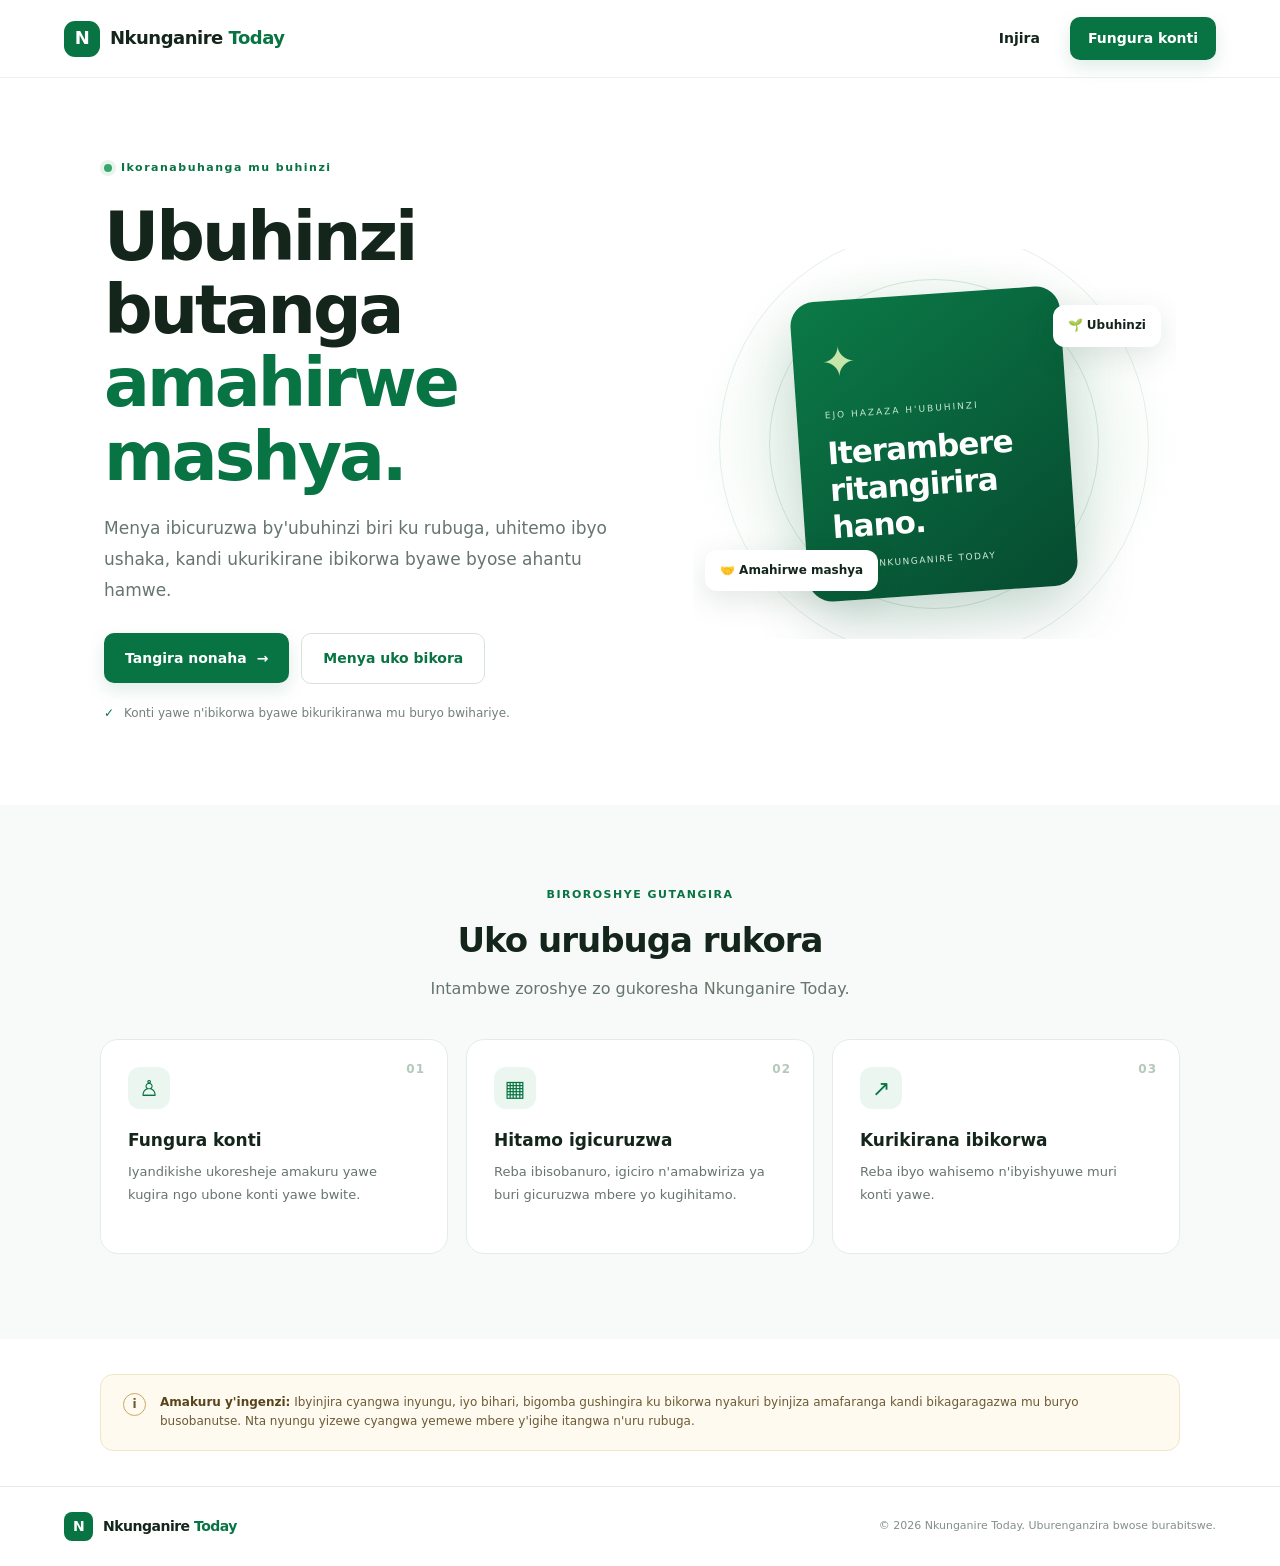
<file: index.html>
<!doctype html>
<html lang="rw">
<head>
  <meta charset="utf-8">
  <meta name="viewport" content="width=device-width, initial-scale=1">
  <meta name="description" content="Nkunganire Today — urubuga ruhuza abakoresha n'ibicuruzwa n'ibikorwa by'ubuhinzi.">
  <meta name="theme-color" content="#087443">
  <title>Nkunganire Today | Ahabanza</title>
  <link rel="stylesheet" href="style.css">
  <script src="app.js" defer></script>
</head>
<body>
  <header class="site-header">
    <a class="brand" href="index.html" aria-label="Nkunganire Today ahabanza">
      <span class="brand-mark">N</span><span>Nkunganire <b>Today</b></span>
    </a>
    <nav class="header-actions" aria-label="Konti">
      <a class="btn btn-quiet" href="login.html">Injira</a>
      <a class="btn btn-primary" href="register.html">Fungura konti</a>
    </nav>
  </header>

  <main>
    <section class="hero">
      <div class="hero-copy">
        <span class="eyebrow"><span class="dot"></span> Ikoranabuhanga mu buhinzi</span>
        <h1>Ubuhinzi butanga<br><span>amahirwe mashya.</span></h1>
        <p class="hero-lead">Menya ibicuruzwa by'ubuhinzi biri ku rubuga, uhitemo ibyo ushaka, kandi ukurikirane ibikorwa byawe byose ahantu hamwe.</p>
        <div class="hero-actions">
          <a class="btn btn-primary btn-large" href="register.html">Tangira nonaha <span aria-hidden="true">→</span></a>
          <a class="btn btn-outline btn-large" href="#uko-bikora">Menya uko bikora</a>
        </div>
        <p class="trust-note"><span aria-hidden="true">✓</span> Konti yawe n'ibikorwa byawe bikurikiranwa mu buryo bwihariye.</p>
      </div>
      <div class="hero-art" aria-label="Igishushanyo cy'ubuhinzi">
        <div class="art-orbit orbit-one"></div><div class="art-orbit orbit-two"></div>
        <div class="art-card">
          <div class="leaf-icon">✦</div>
          <span class="art-small">EJO HAZAZA H'UBUHINZI</span>
          <strong>Iterambere<br>ritangirira hano.</strong>
          <div class="art-bottom"><span class="art-line"></span><span>NKUNGANIRE TODAY</span></div>
        </div>
        <span class="floating-tag tag-top">🌱 Ubuhinzi</span>
        <span class="floating-tag tag-bottom">🤝 Amahirwe mashya</span>
      </div>
    </section>

    <section class="steps-section" id="uko-bikora">
      <div class="section-heading">
        <span class="eyebrow">BIROROSHYE GUTANGIRA</span>
        <h2>Uko urubuga rukora</h2>
        <p>Intambwe zoroshye zo gukoresha Nkunganire Today.</p>
      </div>
      <div class="steps-grid">
        <article class="step-card"><span class="step-number">01</span><div class="step-icon">♙</div><h3>Fungura konti</h3><p>Iyandikishe ukoresheje amakuru yawe kugira ngo ubone konti yawe bwite.</p></article>
        <article class="step-card"><span class="step-number">02</span><div class="step-icon">▦</div><h3>Hitamo igicuruzwa</h3><p>Reba ibisobanuro, igiciro n'amabwiriza ya buri gicuruzwa mbere yo kugihitamo.</p></article>
        <article class="step-card"><span class="step-number">03</span><div class="step-icon">↗</div><h3>Kurikirana ibikorwa</h3><p>Reba ibyo wahisemo n'ibyishyuwe muri konti yawe.</p></article>
      </div>
    </section>

    <section class="notice">
      <span class="notice-icon">i</span>
      <p><strong>Amakuru y'ingenzi:</strong> Ibyinjira cyangwa inyungu, iyo bihari, bigomba gushingira ku bikorwa nyakuri byinjiza amafaranga kandi bikagaragazwa mu buryo busobanutse. Nta nyungu yizewe cyangwa yemewe mbere y'igihe itangwa n'uru rubuga.</p>
    </section>
  </main>

  <footer class="site-footer"><a class="brand footer-brand" href="index.html"><span class="brand-mark">N</span><span>Nkunganire <b>Today</b></span></a><span>© <span data-year></span> Nkunganire Today. Uburenganzira bwose burabitswe.</span></footer>
</body>
</html>
</file>
<file: style.css>
:root{--green:#087443;--green-dark:#075b36;--mint:#eaf6ef;--ink:#14251c;--muted:#66756d;--line:#e4ece7;--white:#fff;--gold:#d6a84f}*{box-sizing:border-box}html{scroll-behavior:smooth}body{margin:0;background:#fff;color:var(--ink);font-family:Inter,ui-sans-serif,system-ui,-apple-system,BlinkMacSystemFont,"Segoe UI",sans-serif;line-height:1.6}.site-header{height:78px;padding:0 max(5vw,24px);display:flex;align-items:center;justify-content:space-between;border-bottom:1px solid #edf1ee;background:rgba(255,255,255,.96)}.brand{display:inline-flex;align-items:center;gap:10px;color:var(--ink);font-size:18px;font-weight:650;text-decoration:none;letter-spacing:-.5px}.brand b{color:var(--green)}.brand-mark{width:36px;height:36px;display:grid;place-items:center;background:var(--green);color:white;border-radius:11px;font-weight:800}.header-actions,.hero-actions{display:flex;align-items:center;gap:12px}.btn{display:inline-flex;justify-content:center;align-items:center;gap:10px;min-height:42px;padding:10px 18px;border-radius:10px;text-decoration:none;font-size:14px;font-weight:700;transition:.2s ease}.btn:hover{transform:translateY(-2px)}.btn-primary{background:var(--green);color:white;box-shadow:0 7px 18px #08744322}.btn-primary:hover{background:var(--green-dark)}.btn-quiet{color:var(--ink)}.btn-outline{border:1px solid #d6e2da;color:var(--green);background:#fff}.btn-large{min-height:50px;padding:13px 21px}.hero{max-width:1200px;min-height:570px;margin:auto;padding:76px 5vw 70px;display:grid;grid-template-columns:1.05fr .95fr;align-items:center;gap:55px}.eyebrow{display:inline-flex;align-items:center;gap:9px;color:var(--green);font-size:11px;font-weight:800;letter-spacing:1.5px}.dot{width:8px;height:8px;background:#37a76b;border-radius:50%;box-shadow:0 0 0 4px #37a76b20}.hero h1{font-size:clamp(42px,5.5vw,68px);line-height:1.08;letter-spacing:-3px;margin:20px 0;color:#14251c}.hero h1 span{color:var(--green)}.hero-lead{max-width:520px;color:var(--muted);font-size:17px;line-height:1.8;margin:0 0 28px}.trust-note{margin-top:20px;color:#728078;font-size:12px}.trust-note span{color:var(--green);font-weight:900;margin-right:6px}.hero-art{height:390px;position:relative;display:grid;place-items:center;background:radial-gradient(ellipse at center,#e1f2e7 0,#f3faf5 47%,#fff 72%);border-radius:34px;overflow:hidden}.art-orbit{position:absolute;border:1px solid #9bc9aa66;border-radius:50%;width:330px;height:330px}.orbit-two{width:430px;height:430px;border-color:#b9d9c366}.art-card{z-index:1;width:270px;height:300px;padding:28px;background:linear-gradient(145deg,#0b7a47,#064b30);border-radius:24px;color:#fff;box-shadow:0 25px 60px #064b3033;display:flex;flex-direction:column;justify-content:space-between;transform:rotate(-4deg)}.leaf-icon{font-size:42px;color:#c5e5a9}.art-small{font-size:9px;letter-spacing:2px;color:#c5e5d1}.art-card strong{font-size:31px;line-height:1.2;letter-spacing:-1px}.art-bottom{display:flex;align-items:center;gap:10px;font-size:9px;letter-spacing:1.5px;color:#d2e8d9}.art-line{height:2px;width:34px;background:var(--gold)}.floating-tag{position:absolute;z-index:2;background:white;padding:11px 15px;border-radius:12px;box-shadow:0 9px 30px #183c2920;font-size:12px;font-weight:700}.tag-top{top:56px;right:15px}.tag-bottom{bottom:48px;left:12px}.steps-section{background:#f7faf8;padding:75px 5vw 85px}.section-heading{text-align:center;margin:0 auto 38px}.section-heading h2{font-size:34px;letter-spacing:-1px;margin:8px 0}.section-heading p{margin:0;color:var(--muted)}.steps-grid{max-width:1080px;margin:auto;display:grid;grid-template-columns:repeat(3,1fr);gap:18px}.step-card{position:relative;background:#fff;border:1px solid var(--line);border-radius:18px;padding:27px;min-height:215px}.step-number{position:absolute;right:22px;top:20px;color:#b3c9ba;font-size:12px;font-weight:800;letter-spacing:1px}.step-icon{width:42px;height:42px;border-radius:12px;background:var(--mint);color:var(--green);display:grid;place-items:center;font-size:22px}.step-card h3{margin:18px 0 7px;font-size:17px}.step-card p{margin:0;color:var(--muted);font-size:13px;line-height:1.7}.notice{max-width:1080px;margin:35px auto;padding:18px 22px;display:flex;gap:14px;align-items:flex-start;background:#fffaf0;border:1px solid #f2e6c9;border-radius:13px;color:#6c5a34;font-size:12px}.notice p{margin:0}.notice strong{color:#59451d}.notice-icon{flex:0 0 23px;width:23px;height:23px;display:grid;place-items:center;border:1px solid #c8a95f;border-radius:50%;font-weight:800}.site-footer{min-height:80px;padding:20px 5vw;display:flex;align-items:center;justify-content:space-between;border-top:1px solid var(--line);color:#839087;font-size:11px}.footer-brand{font-size:14px}.footer-brand .brand-mark{width:29px;height:29px;border-radius:8px;font-size:14px}@media(max-width:760px){.site-header{height:68px;padding:0 18px}.brand{font-size:15px}.brand-mark{width:32px;height:32px}.header-actions{gap:5px}.header-actions .btn{padding:8px 10px;font-size:12px;min-height:38px}.hero{padding:55px 22px 45px;grid-template-columns:1fr;gap:25px}.hero h1{font-size:47px;letter-spacing:-2px}.hero-lead{font-size:15px}.hero-art{height:330px}.art-card{width:235px;height:260px}.art-card strong{font-size:27px}.steps-section{padding:55px 20px}.section-heading h2{font-size:28px}.steps-grid{grid-template-columns:1fr}.step-card{min-height:unset}.notice{margin:22px 18px}.site-footer{padding:22px 18px;gap:12px;align-items:flex-start;flex-direction:column}}@media(max-width:380px){.header-actions .btn-quiet{display:none}.hero h1{font-size:40px}.hero-actions{align-items:stretch;flex-direction:column}.hero-actions .btn{width:100%}}
/* Account pages */
.account-page{min-height:100vh;background:linear-gradient(145deg,#f1f8f3,#fff 55%)}.account-wrap{min-height:calc(100vh - 78px);display:grid;place-items:center;padding:38px 18px}.account-card{width:min(100%,460px);padding:36px;background:#fff;border:1px solid #e4ece7;border-radius:20px;box-shadow:0 20px 60px #173d2810}.account-card h1{font-size:32px;letter-spacing:-1px;margin:10px 0 4px}.account-intro{color:#66756d;margin:0 0 24px;font-size:14px}.account-card form{display:flex;flex-direction:column;gap:9px}.account-card label{font-size:13px;font-weight:700;margin-top:7px}.account-card input{width:100%;height:47px;padding:0 13px;border:1px solid #dce7df;border-radius:9px;font:inherit;outline:none}.account-card input:focus{border-color:#087443;box-shadow:0 0 0 3px #08744318}.form-submit{width:100%;margin-top:14px;border:0;cursor:pointer;font:inherit}.form-submit:disabled{opacity:.65;cursor:wait}.form-message{min-height:20px;margin:7px 0 0;color:#52685a;font-size:12px;line-height:1.6}.account-switch{text-align:center;color:#66756d;font-size:13px;margin:22px 0 0}.account-switch a{color:#087443;font-weight:800;text-decoration:none}@media(max-width:500px){.account-wrap{padding:24px 14px}.account-card{padding:27px 21px}.account-card h1{font-size:28px}}
</file>
